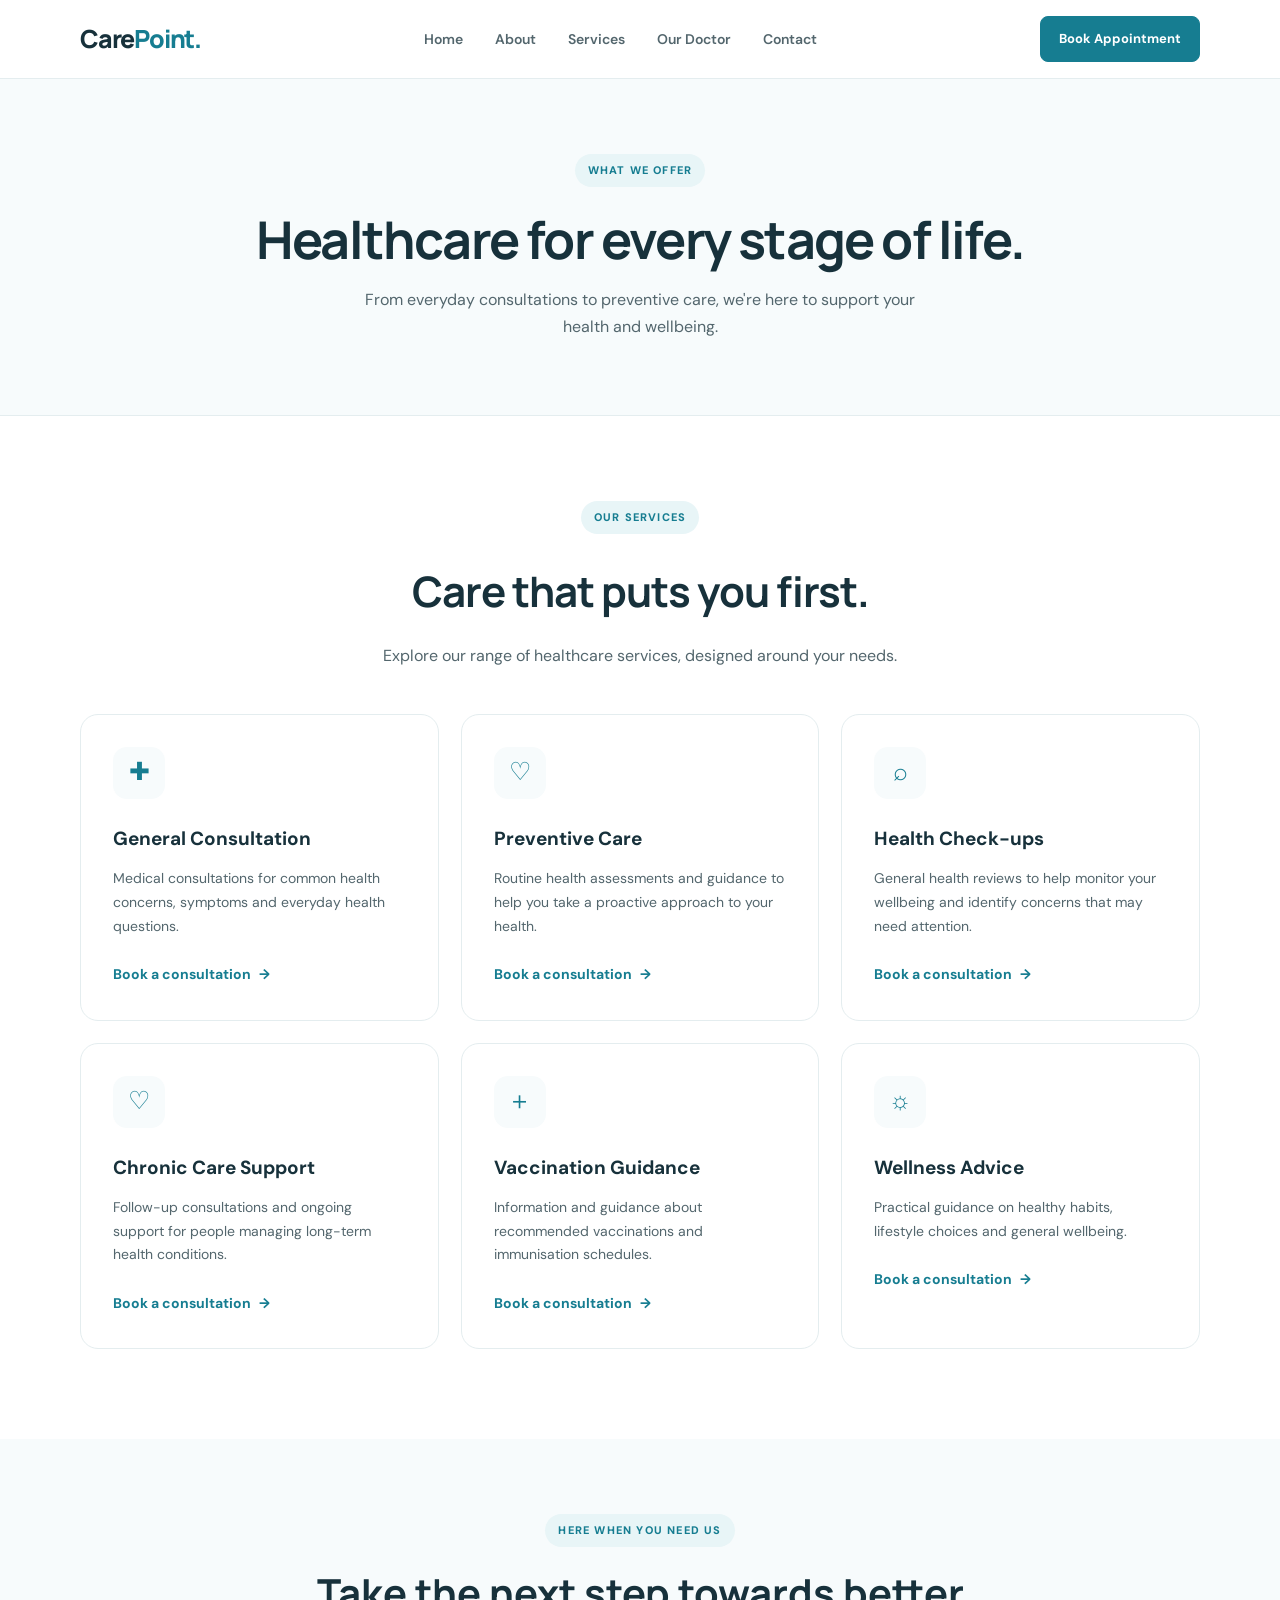
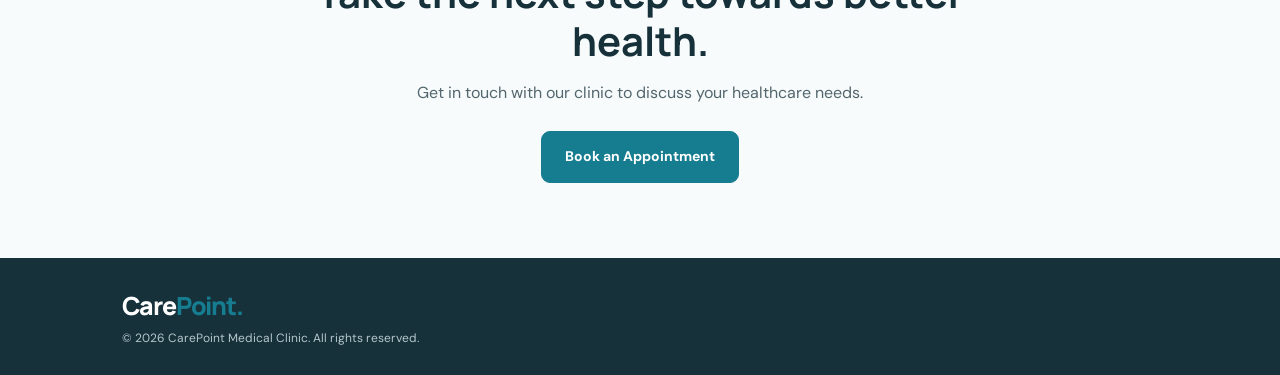
<file: carepoint-clinic/services.html>
<!DOCTYPE html>
<html lang="en">
<head>
    <meta charset="UTF-8">
    <meta name="viewport" content="width=device-width, initial-scale=1.0">
    <title>Our Services | CarePoint Medical Clinic</title>
    <meta name="description" content="Explore the healthcare services offered by CarePoint Medical Clinic.">
    <link rel="stylesheet" href="style.css">
</head>
<body>

    <!-- HEADER -->
    <header class="header">
        <nav class="navbar container">
            <a href="index.html" class="logo">Care<span>Point.</span></a>

            <button class="menu-toggle" id="menuToggle" aria-label="Toggle navigation" aria-expanded="false">
                ☰
            </button>

            <ul class="nav-links" id="navLinks">
                <li><a href="index.html">Home</a></li>
                <li><a href="about.html">About</a></li>
                <li><a href="services.html">Services</a></li>
                <li><a href="doctor.html">Our Doctor</a></li>
                <li><a href="contact.html">Contact</a></li>
            </ul>

            <a href="index.html#appointment" class="btn-primary nav-button">Book Appointment</a>
        </nav>
    </header>

    <main>

        <!-- PAGE INTRO -->
        <section class="page-hero">
            <div class="container">
                <p class="eyebrow">WHAT WE OFFER</p>
                <h1>Healthcare for every stage of life.</h1>
                <p>From everyday consultations to preventive care, we're here to support your health and wellbeing.</p>
            </div>
        </section>

        <!-- SERVICES -->
        <section class="services-page container">
            <div class="services-page-heading">
                <p class="eyebrow">OUR SERVICES</p>
                <h2>Care that puts you first.</h2>
                <p>Explore our range of healthcare services, designed around your needs.</p>
            </div>

            <div class="services-page-grid">

                <article class="service-detail-card">
                    <div class="service-detail-icon">✚</div>
                    <h3>General Consultation</h3>
                    <p>Medical consultations for common health concerns, symptoms and everyday health questions.</p>
                    <a href="index.html#appointment">Book a consultation <span>→</span></a>
                </article>

                <article class="service-detail-card">
                    <div class="service-detail-icon">♡</div>
                    <h3>Preventive Care</h3>
                    <p>Routine health assessments and guidance to help you take a proactive approach to your health.</p>
                    <a href="index.html#appointment">Book a consultation <span>→</span></a>
                </article>

                <article class="service-detail-card">
                    <div class="service-detail-icon">⌕</div>
                    <h3>Health Check-ups</h3>
                    <p>General health reviews to help monitor your wellbeing and identify concerns that may need attention.</p>
                    <a href="index.html#appointment">Book a consultation <span>→</span></a>
                </article>

                <article class="service-detail-card">
                    <div class="service-detail-icon">♡</div>
                    <h3>Chronic Care Support</h3>
                    <p>Follow-up consultations and ongoing support for people managing long-term health conditions.</p>
                    <a href="index.html#appointment">Book a consultation <span>→</span></a>
                </article>

                <article class="service-detail-card">
                    <div class="service-detail-icon">＋</div>
                    <h3>Vaccination Guidance</h3>
                    <p>Information and guidance about recommended vaccinations and immunisation schedules.</p>
                    <a href="index.html#appointment">Book a consultation <span>→</span></a>
                </article>

                <article class="service-detail-card">
                    <div class="service-detail-icon">☼</div>
                    <h3>Wellness Advice</h3>
                    <p>Practical guidance on healthy habits, lifestyle choices and general wellbeing.</p>
                    <a href="index.html#appointment">Book a consultation <span>→</span></a>
                </article>

            </div>
        </section>

        <!-- CTA -->
        <section class="services-cta">
            <div class="container">
                <p class="eyebrow">HERE WHEN YOU NEED US</p>
                <h2>Take the next step towards better health.</h2>
                <p>Get in touch with our clinic to discuss your healthcare needs.</p>
                <a href="index.html#appointment" class="btn-primary">Book an Appointment</a>
            </div>
        </section>

    </main>

    <!-- FOOTER -->
    <footer class="footer">
        <div class="container">
            <a href="index.html" class="logo">Care<span>Point.</span></a>
            <p>© <span id="year"></span> CarePoint Medical Clinic. All rights reserved.</p>
        </div>
    </footer>

    <script src="script.js"></script>
</body>
</html>
</file>
<file: carepoint-clinic/style.css>
/* ========================================
   CAREPOINT MEDICAL CLINIC
   Complete responsive stylesheet
======================================== */

/* 1. RESET & GLOBAL STYLES */

@import url('https://fonts.googleapis.com/css2?family=DM+Sans:wght@400;500;600;700;800&family=Manrope:wght@400;500;600;700;800&display=swap');

:root {
    --primary: #167d91;
    --primary-dark: #106477;
    --secondary: #e8f5f7;
    --accent: #dff2f0;
    --dark: #17313b;
    --text: #53666d;
    --muted: #84959a;
    --white: #ffffff;
    --background: #f7fbfc;
    --border: #e4edef;
    --shadow: 0 12px 35px rgba(25, 73, 84, 0.08);
    --radius: 18px;
}

* {
    margin: 0;
    padding: 0;
    box-sizing: border-box;
}

html {
    scroll-behavior: smooth;
    scroll-padding-top: 90px;
}

body {
    font-family: 'DM Sans', sans-serif;
    color: var(--dark);
    background: var(--white);
    line-height: 1.7;
    overflow-x: hidden;
}

a {
    text-decoration: none;
    color: inherit;
}

button,
input,
select {
    font: inherit;
}

button,
a {
    -webkit-tap-highlight-color: transparent;
}

img {
    display: block;
    max-width: 100%;
}

.container {
    width: min(1120px, 90%);
    margin: 0 auto;
}

/* 2. BUTTONS */

.btn-primary,
.btn-secondary {
    display: inline-flex;
    align-items: center;
    justify-content: center;
    gap: 8px;
    padding: 13px 23px;
    border-radius: 9px;
    font-weight: 700;
    font-size: 14px;
    transition: 0.25s ease;
    cursor: pointer;
}

.btn-primary {
    background: var(--primary);
    color: var(--white);
    border: 1px solid var(--primary);
}

.btn-primary:hover {
    background: var(--primary-dark);
    border-color: var(--primary-dark);
    transform: translateY(-2px);
}

.btn-secondary {
    background: var(--white);
    color: var(--dark);
    border: 1px solid var(--border);
}

.btn-secondary:hover {
    border-color: var(--primary);
    color: var(--primary);
    transform: translateY(-2px);
}

/* 3. HEADER & NAVIGATION */

.header {
    width: 100%;
    background: rgba(255, 255, 255, 0.96);
    border-bottom: 1px solid var(--border);
    position: sticky;
    top: 0;
    z-index: 1000;
    backdrop-filter: blur(12px);
}

.navbar {
    min-height: 78px;
    display: flex;
    align-items: center;
    justify-content: space-between;
    gap: 25px;
}

.logo {
    font-family: 'Manrope', sans-serif;
    font-size: 25px;
    font-weight: 800;
    letter-spacing: -1.2px;
    color: var(--dark);
}

.logo span {
    color: var(--primary);
}

.nav-links {
    display: flex;
    align-items: center;
    gap: 32px;
    list-style: none;
}

.nav-links a {
    font-size: 14px;
    font-weight: 600;
    color: var(--text);
    transition: color 0.2s ease;
}

.nav-links a:hover {
    color: var(--primary);
}

.nav-button {
    padding: 11px 18px;
    background: var(--primary);
    color: var(--white);
    border-radius: 8px;
    font-size: 13px;
    font-weight: 700;
    transition: 0.2s ease;
}

.nav-button:hover {
    background: var(--primary-dark);
}

.menu-toggle {
    display: none;
    background: none;
    border: none;
    color: var(--dark);
    font-size: 27px;
    cursor: pointer;
}

/* 4. HERO SECTION */

.hero {
    display: grid;
    grid-template-columns: 1.05fr 0.95fr;
    align-items: center;
    gap: 65px;
    padding-top: 85px;
    padding-bottom: 85px;
}

.hero-content {
    max-width: 540px;
}

.eyebrow {
    display: inline-block;
    color: var(--primary);
    background: var(--secondary);
    padding: 7px 13px;
    border-radius: 30px;
    font-size: 11px;
    font-weight: 800;
    letter-spacing: 1.2px;
    text-transform: uppercase;
    margin-bottom: 22px;
}

.hero h1 {
    font-family: 'Manrope', sans-serif;
    font-size: clamp(42px, 5vw, 64px);
    line-height: 1.13;
    letter-spacing: -2.5px;
    font-weight: 800;
    margin-bottom: 22px;
}

.hero-description {
    max-width: 480px;
    font-size: 16px;
    color: var(--text);
    line-height: 1.9;
    margin-bottom: 28px;
}

.hero-buttons {
    display: flex;
    flex-wrap: wrap;
    gap: 12px;
}

.hero-note {
    margin-top: 25px;
    font-size: 12px;
    color: var(--muted);
}

.hero-image {
    height: 440px;
    border-radius: 24px;
    overflow: hidden;
    background: var(--secondary);
    position: relative;
}

.hero-image img {
    width: 100%;
    height: 100%;
    object-fit: cover;
}

/* 5. TRUST SECTION */

.trust-section {
    background: var(--background);
    border-top: 1px solid var(--border);
    border-bottom: 1px solid var(--border);
    padding: 32px 0;
}

.trust-grid {
    display: grid;
    grid-template-columns: repeat(3, 1fr);
    gap: 25px;
}

.trust-grid > div {
    text-align: center;
    padding: 8px;
}

.trust-grid h3 {
    font-size: 15px;
    font-weight: 800;
    margin-bottom: 4px;
}

.trust-grid p {
    font-size: 12px;
    color: var(--muted);
}

/* 6. SECTION HEADINGS */

.section-heading {
    max-width: 600px;
    margin: 0 auto 45px;
    text-align: center;
}

.section-heading .eyebrow {
    margin-bottom: 14px;
}

.section-heading h2,
.doctor-info h2,
.contact-content h2 {
    font-family: 'Manrope', sans-serif;
    font-size: clamp(30px, 4vw, 42px);
    line-height: 1.2;
    letter-spacing: -1.3px;
    margin-bottom: 14px;
}

.section-heading > p:last-child {
    color: var(--text);
    font-size: 15px;
}

/* 7. SERVICES */

.services {
    padding-top: 100px;
    padding-bottom: 100px;
}

.service-grid {
    display: grid;
    grid-template-columns: repeat(3, 1fr);
    gap: 22px;
}

.service-card {
    padding: 32px 27px;
    border: 1px solid var(--border);
    border-radius: var(--radius);
    background: var(--white);
    transition: 0.3s ease;
}

.service-card:hover {
    transform: translateY(-6px);
    box-shadow: var(--shadow);
    border-color: #c5e4e8;
}

.service-icon {
    width: 54px;
    height: 54px;
    display: flex;
    align-items: center;
    justify-content: center;
    background: var(--secondary);
    color: var(--primary);
    font-size: 25px;
    border-radius: 14px;
    margin-bottom: 23px;
}

.service-card h3 {
    font-size: 18px;
    margin-bottom: 12px;
    font-weight: 800;
}

.service-card p {
    color: var(--text);
    font-size: 14px;
    line-height: 1.8;
}

/* 8. DOCTOR SECTION */

.doctor-section {
    padding: 85px 0;
    background: var(--background);
}

.doctor-content {
    display: grid;
    grid-template-columns: 0.85fr 1.15fr;
    align-items: center;
    gap: 70px;
}

.doctor-image {
    height: 390px;
    border-radius: 22px;
    overflow: hidden;
    background: var(--secondary);
}

.doctor-image img {
    width: 100%;
    height: 100%;
    object-fit: cover;
}

.doctor-info .eyebrow {
    margin-bottom: 17px;
}

.doctor-info h2 {
    margin-bottom: 8px;
}

.doctor-info h3 {
    font-size: 16px;
    color: var(--primary);
    margin-bottom: 20px;
}

.doctor-info p {
    color: var(--text);
    font-size: 15px;
    margin-bottom: 25px;
}

/* 9. APPOINTMENT SECTION */

.appointment {
    padding-top: 100px;
    padding-bottom: 100px;
}

.appointment-form {
    max-width: 700px;
    margin: 0 auto;
    padding: 35px;
    border: 1px solid var(--border);
    border-radius: 20px;
    box-shadow: var(--shadow);
    background: var(--white);
    display: grid;
    grid-template-columns: 1fr 1fr;
    gap: 22px;
}

.appointment-form label {
    display: flex;
    flex-direction: column;
    gap: 8px;
    font-size: 13px;
    font-weight: 700;
    color: var(--dark);
}

.appointment-form input,
.appointment-form select {
    width: 100%;
    min-width: 0;
    padding: 13px 14px;
    border: 1px solid var(--border);
    border-radius: 8px;
    background: #fbfdfd;
    color: var(--dark);
    outline: none;
    font-size: 14px;
    transition: border-color 0.2s ease;
}

.appointment-form input:focus,
.appointment-form select:focus {
    border-color: var(--primary);
}

.appointment-form button {
    grid-column: 1 / -1;
    border: none;
    min-height: 48px;
}

.form-message {
    grid-column: 1 / -1;
    font-size: 13px;
    color: var(--primary);
    text-align: center;
}

.appointment-form > p {
    grid-column: 1 / -1;
    font-size: 12px;
    color: var(--muted);
    text-align: center;
}

/* 10. CONTACT SECTION */

.contact-section {
    padding: 75px 0;
    background: var(--secondary);
}

.contact-content {
    text-align: center;
}

.contact-content h2 {
    margin-bottom: 12px;
}

.contact-content > p {
    color: var(--text);
    font-size: 14px;
    margin-bottom: 30px;
}

.contact-details {
    display: flex;
    justify-content: center;
    flex-wrap: wrap;
    gap: 18px;
    margin-top: 25px;
}

.contact-details p {
    color: var(--dark);
    font-size: 14px;
    font-weight: 600;
}

/* 11. FOOTER */

.footer {
    background: var(--dark);
    color: var(--white);
    padding: 27px 5%;
    display: flex;
    justify-content: space-between;
    align-items: center;
    gap: 20px;
}

.footer .logo {
    color: var(--white);
}

.footer p {
    font-size: 12px;
    color: #b4c6cb;
}

/* 12. TABLET RESPONSIVENESS */

@media (max-width: 900px) {
    .navbar {
        min-height: 72px;
    }

    .nav-links {
        gap: 17px;
    }

    .hero {
        gap: 35px;
        padding-top: 65px;
        padding-bottom: 65px;
    }

    .hero-image {
        height: 360px;
    }

    .hero h1 {
        font-size: 47px;
    }

    .doctor-content {
        gap: 35px;
    }

    .service-grid {
        gap: 15px;
    }

    .service-card {
        padding: 25px 20px;
    }
}

/* 13. MOBILE RESPONSIVENESS */

@media (max-width: 700px) {
    .container {
        width: min(100% - 36px, 540px);
    }

    .navbar {
        min-height: 68px;
    }

    .logo {
        font-size: 23px;
    }

    .menu-toggle {
        display: block;
    }

    .nav-button {
        display: none;
    }

    .nav-links {
        display: none;
        position: absolute;
        top: 68px;
        left: 0;
        width: 100%;
        padding: 20px 25px 25px;
        background: var(--white);
        border-bottom: 1px solid var(--border);
        box-shadow: var(--shadow);
        flex-direction: column;
        align-items: flex-start;
        gap: 18px;
    }

    .nav-links.active {
        display: flex;
    }

    .nav-links a {
        display: block;
        width: 100%;
        font-size: 15px;
    }

    .hero {
        grid-template-columns: 1fr;
        gap: 32px;
        padding-top: 55px;
        padding-bottom: 55px;
    }

    .hero-content {
        max-width: 100%;
    }

    .hero h1 {
        font-size: clamp(40px, 11vw, 52px);
        letter-spacing: -1.8px;
    }

    .hero-description {
        font-size: 15px;
    }

    .hero-image {
        height: 300px;
        border-radius: 18px;
    }

    .trust-grid {
        grid-template-columns: 1fr;
        gap: 15px;
    }

    .trust-grid > div {
        padding: 5px;
    }

    .services,
    .appointment {
        padding-top: 70px;
        padding-bottom: 70px;
    }

    .service-grid {
        grid-template-columns: 1fr;
        gap: 16px;
    }

    .service-card {
        padding: 25px;
    }

    .doctor-section {
        padding: 65px 0;
    }

    .doctor-content {
        grid-template-columns: 1fr;
        gap: 30px;
    }

    .doctor-image {
        height: 320px;
    }

    .section-heading {
        margin-bottom: 32px;
    }

    .appointment-form {
        grid-template-columns: 1fr;
        padding: 24px 19px;
        gap: 18px;
    }

    .appointment-form button,
    .appointment-form > p,
    .form-message {
        grid-column: 1;
    }

    .contact-section {
        padding: 60px 0;
    }

    .footer {
        flex-direction: column;
        text-align: center;
        padding: 25px 18px;
    }
}

/* 14. SMALL PHONES */

@media (max-width: 380px) {
    .container {
        width: calc(100% - 28px);
    }

    .hero h1 {
        font-size: 38px;
    }

    .hero-buttons {
        flex-direction: column;
    }

    .hero-buttons a {
        width: 100%;
    }

    .hero-image {
        height: 240px;
    }

    .section-heading h2,
    .doctor-info h2,
    .contact-content h2 {
        font-size: 29px;
    }

    .appointment-form {
        padding: 20px 15px;
    }
}

/* 15. ACCESSIBILITY */

@media (prefers-reduced-motion: reduce) {
    html {
        scroll-behavior: auto;
    }

    *,
    *::before,
    *::after {
        transition-duration: 0.01ms !important;
        animation-duration: 0.01ms !important;
    }
}

/* ABOUT PAGE */

.page-hero {
    background: var(--background);
    padding: 75px 0;
    text-align: center;
    border-bottom: 1px solid var(--border);
}

.page-hero h1 {
    font-family: 'Manrope', sans-serif;
    font-size: clamp(35px, 5vw, 52px);
    line-height: 1.2;
    letter-spacing: -1.8px;
    margin-bottom: 15px;
}

.page-hero > .container > p:last-child {
    color: var(--text);
    max-width: 580px;
    margin: 0 auto;
}

.about-intro {
    display: grid;
    grid-template-columns: 1fr 1fr;
    align-items: center;
    gap: 60px;
    padding-top: 90px;
    padding-bottom: 90px;
}

.about-image {
    height: 390px;
    border-radius: 20px;
    overflow: hidden;
    background: var(--secondary);
}


.about-image img {
    width: 100%;
    height: 100%;
    object-fit: cover;
    object-position: center 25%;
}


.about-text h2 {
    font-family: 'Manrope', sans-serif;
    font-size: clamp(29px, 4vw, 40px);
    line-height: 1.2;
    letter-spacing: -1px;
    margin-bottom: 20px;
}

.about-text p:not(.eyebrow) {
    color: var(--text);
    font-size: 15px;
    margin-bottom: 18px;
}

.about-text .btn-primary {
    margin-top: 10px;
}

.mission-section {
    background: var(--background);
    padding: 75px 0;
}

.mission-grid {
    display: grid;
    grid-template-columns: repeat(3, 1fr);
    gap: 22px;
}

.mission-card {
    padding: 30px;
    background: white;
    border: 1px solid var(--border);
    border-radius: var(--radius);
}

.mission-card h3 {
    margin-bottom: 12px;
    font-size: 19px;
}

.mission-card p {
    color: var(--text);
    font-size: 14px;
}

.about-cta {
    text-align: center;
    padding-top: 80px;
    padding-bottom: 80px;
}

.about-cta h2 {
    font-family: 'Manrope', sans-serif;
    font-size: 35px;
    margin-bottom: 12px;
}

.about-cta p {
    color: var(--text);
    margin-bottom: 25px;
}

@media (max-width: 700px) {
    .page-hero {
        padding: 55px 0;
    }

    .about-intro {
        grid-template-columns: 1fr;
        gap: 30px;
        padding-top: 55px;
        padding-bottom: 55px;
    }

    .about-image {
        height: 280px;
    }

    .mission-grid {
        grid-template-columns: 1fr;
    }

    .mission-section {
        padding: 55px 0;
    }

    .about-cta h2 {
        font-size: 29px;
    }
}

/* SERVICES PAGE */

.services-page {
    padding-top: 85px;
    padding-bottom: 90px;
}

.services-page-heading {
    max-width: 600px;
    margin: 0 auto 45px;
    text-align: center;
}

.services-page-heading h2 {
    font-family: 'Manrope', sans-serif;
    font-size: clamp(30px, 4vw, 42px);
    letter-spacing: -1px;
    margin-bottom: 14px;
}

.services-page-heading > p:last-child {
    color: var(--text);
}

.services-page-grid {
    display: grid;
    grid-template-columns: repeat(3, 1fr);
    gap: 22px;
}

.service-detail-card {
    padding: 32px;
    background: var(--white);
    border: 1px solid var(--border);
    border-radius: var(--radius);
    transition: transform 0.25s ease, box-shadow 0.25s ease;
}

.service-detail-card:hover {
    transform: translateY(-5px);
    box-shadow: var(--shadow);
}

.service-detail-icon {
    width: 52px;
    height: 52px;
    display: flex;
    align-items: center;
    justify-content: center;
    background: var(--background);
    color: var(--primary);
    border-radius: 14px;
    font-size: 25px;
    margin-bottom: 24px;
}

.service-detail-card h3 {
    font-size: 19px;
    margin-bottom: 12px;
}

.service-detail-card p {
    color: var(--text);
    font-size: 14px;
    line-height: 1.7;
    margin-bottom: 22px;
}

.service-detail-card a {
    color: var(--primary);
    font-size: 14px;
    font-weight: 700;
    text-decoration: none;
}

.service-detail-card a span {
    margin-left: 5px;
}

.services-cta {
    background: var(--background);
    padding: 75px 0;
    text-align: center;
}

.services-cta h2 {
    max-width: 650px;
    margin: 0 auto 14px;
    font-family: 'Manrope', sans-serif;
    font-size: clamp(29px, 4vw, 40px);
    line-height: 1.2;
}

.services-cta p:not(.eyebrow) {
    color: var(--text);
    margin-bottom: 25px;
}

@media (max-width: 850px) {
    .services-page-grid {
        grid-template-columns: repeat(2, 1fr);
    }
}

@media (max-width: 600px) {
    .services-page {
        padding-top: 55px;
        padding-bottom: 60px;
    }

    .services-page-grid {
        grid-template-columns: 1fr;
    }

    .service-detail-card {
        padding: 26px;
    }

    .services-cta {
        padding: 55px 0;
    }
}


/* DOCTOR PAGE */

.doctor-profile {
    display: grid;
    grid-template-columns: 0.9fr 1.1fr;
    align-items: center;
    gap: 65px;
    padding-top: 90px;
    padding-bottom: 90px;
}

.doctor-profile-image {
    height: 490px;
    overflow: hidden;
    border-radius: 22px;
    background: var(--background);
}

.doctor-profile-image img {
    width: 100%;
    height: 100%;
    object-fit: cover;
    object-position: center 20%;
}

.doctor-profile-info h2 {
    font-family: 'Manrope', sans-serif;
    font-size: clamp(30px, 4vw, 43px);
    line-height: 1.2;
    letter-spacing: -1px;
    margin-bottom: 8px;
}

.doctor-designation {
    color: var(--primary);
    font-weight: 700;
    margin-bottom: 25px;
}

.doctor-profile-info > p:not(.eyebrow):not(.doctor-designation) {
    color: var(--text);
    font-size: 15px;
    line-height: 1.8;
    margin-bottom: 18px;
}

.doctor-profile-info .btn-primary {
    display: inline-block;
    margin-top: 12px;
}

.doctor-qualifications {
    background: var(--background);
    padding: 80px 0;
}

.doctor-section-heading {
    text-align: center;
    max-width: 600px;
    margin: 0 auto 45px;
}

.doctor-section-heading h2 {
    font-family: 'Manrope', sans-serif;
    font-size: clamp(30px, 4vw, 42px);
    margin-bottom: 12px;
}

.doctor-section-heading > p:last-child {
    color: var(--text);
}

.doctor-info-grid {
    display: grid;
    grid-template-columns: repeat(3, 1fr);
    gap: 22px;
}

.doctor-info-card {
    background: var(--white);
    padding: 30px;
    border: 1px solid var(--border);
    border-radius: var(--radius);
}

.doctor-info-icon {
    width: 50px;
    height: 50px;
    display: flex;
    align-items: center;
    justify-content: center;
    border-radius: 14px;
    background: var(--background);
    color: var(--primary);
    font-size: 24px;
    margin-bottom: 20px;
}

.doctor-info-card h3 {
    font-size: 19px;
    margin-bottom: 12px;
}

.doctor-info-card p {
    color: var(--text);
    font-size: 14px;
    line-height: 1.7;
}

.doctor-cta {
    text-align: center;
    padding-top: 85px;
    padding-bottom: 85px;
}

.doctor-cta h2 {
    font-family: 'Manrope', sans-serif;
    font-size: clamp(29px, 4vw, 40px);
    margin-bottom: 12px;
}

.doctor-cta > p:not(.eyebrow) {
    color: var(--text);
    margin-bottom: 25px;
}

@media (max-width: 750px) {
    .doctor-profile {
        grid-template-columns: 1fr;
        gap: 35px;
        padding-top: 55px;
        padding-bottom: 60px;
    }

    .doctor-profile-image {
        height: 380px;
    }

    .doctor-info-grid {
        grid-template-columns: 1fr;
    }

    .doctor-qualifications {
        padding: 60px 0;
    }

    .doctor-cta {
        padding-top: 60px;
        padding-bottom: 60px;
    }
}
/* CONTACT PAGE */

.contact-hero {
  padding: 75px 0;
  text-align: center;
  background: var(--secondary);
}

.contact-tag {
  display: inline-block;
  color: var(--primary);
  font-size: 12px;
  font-weight: 700;
  letter-spacing: 2px;
  margin-bottom: 15px;
}

.contact-hero h1 {
  color: var(--dark);
  font-family: 'Manrope', sans-serif;
  font-size: clamp(32px, 5vw, 48px);
  margin: 0 0 15px;
}

.contact-hero p {
  max-width: 620px;
  margin: auto;
  color: var(--text);
  line-height: 1.7;
}

.contact-main {
  padding: 85px 0;
  background: var(--background);
}

.contact-layout {
  display: grid;
  grid-template-columns: 0.9fr 1.1fr;
  gap: 65px;
  align-items: start;
}

.contact-info h2,
.contact-form-card h2 {
  color: var(--dark);
  font-family: 'Manrope', sans-serif;
  font-size: 30px;
  margin: 0 0 15px;
}

.contact-description {
  color: var(--text);
  line-height: 1.8;
  margin-bottom: 35px;
}

.contact-info-card {
  display: flex;
  gap: 18px;
  align-items: flex-start;
  margin-bottom: 25px;
}

.contact-icon {
  min-width: 45px;
  height: 45px;
  display: grid;
  place-items: center;
  border-radius: 12px;
  background: var(--accent);
  color: var(--primary-dark);
  font-weight: 700;
}

.contact-info-card h3 {
  color: var(--dark);
  margin: 2px 0 7px;
  font-size: 17px;
}

.contact-info-card p {
  color: var(--text);
  font-size: 14px;
  line-height: 1.7;
  margin: 0;
}

.contact-form-card {
  background: var(--white);
  padding: 38px;
  border: 1px solid var(--border);
  border-radius: var(--radius);
  box-shadow: var(--shadow);
}

.contact-form-card > p {
  color: var(--muted);
  margin-bottom: 28px;
}

.contact-form-card form {
  display: flex;
  flex-direction: column;
  gap: 19px;
}

.form-row {
  display: grid;
  grid-template-columns: 1fr 1fr;
  gap: 16px;
}

.form-group {
  display: flex;
  flex-direction: column;
  gap: 8px;
}

.form-group label {
  color: var(--dark);
  font-size: 14px;
  font-weight: 600;
}

.form-group input,
.form-group select,
.form-group textarea {
  width: 100%;
  box-sizing: border-box;
  padding: 13px 14px;
  border: 1px solid var(--border);
  border-radius: 9px;
  background: var(--background);
  color: var(--dark);
  font: inherit;
  font-size: 14px;
  outline: none;
  transition: border-color 0.2s, box-shadow 0.2s;
}

.form-group input:focus,
.form-group select:focus,
.form-group textarea:focus {
  border-color: var(--primary);
  box-shadow: 0 0 0 3px rgba(22, 125, 145, 0.1);
}

.form-group textarea {
  resize: vertical;
  min-height: 130px;
}

.contact-form-card button {
  border: none;
  border-radius: 9px;
  padding: 15px 22px;
  background: var(--primary);
  color: white;
  font: inherit;
  font-weight: 700;
  cursor: pointer;
  transition: background 0.2s;
}

.contact-form-card button:hover {
  background: var(--primary-dark);
}

.contact-form-card button:disabled {
  opacity: 0.65;
  cursor: not-allowed;
}

.form-status {
  font-size: 14px;
  margin: 0;
}

.form-status.success {
  color: #16834a;
}

.form-status.error {
  color: #c0392b;
}

@media (max-width: 800px) {
  .contact-layout {
    grid-template-columns: 1fr;
    gap: 40px;
  }

  .contact-main {
    padding: 55px 0;
  }
}

@media (max-width: 500px) {
  .contact-hero {
    padding: 55px 0;
  }

  .contact-form-card {
    padding: 23px 18px;
  }

  .form-row {
    grid-template-columns: 1fr;
  }
}
</file>
